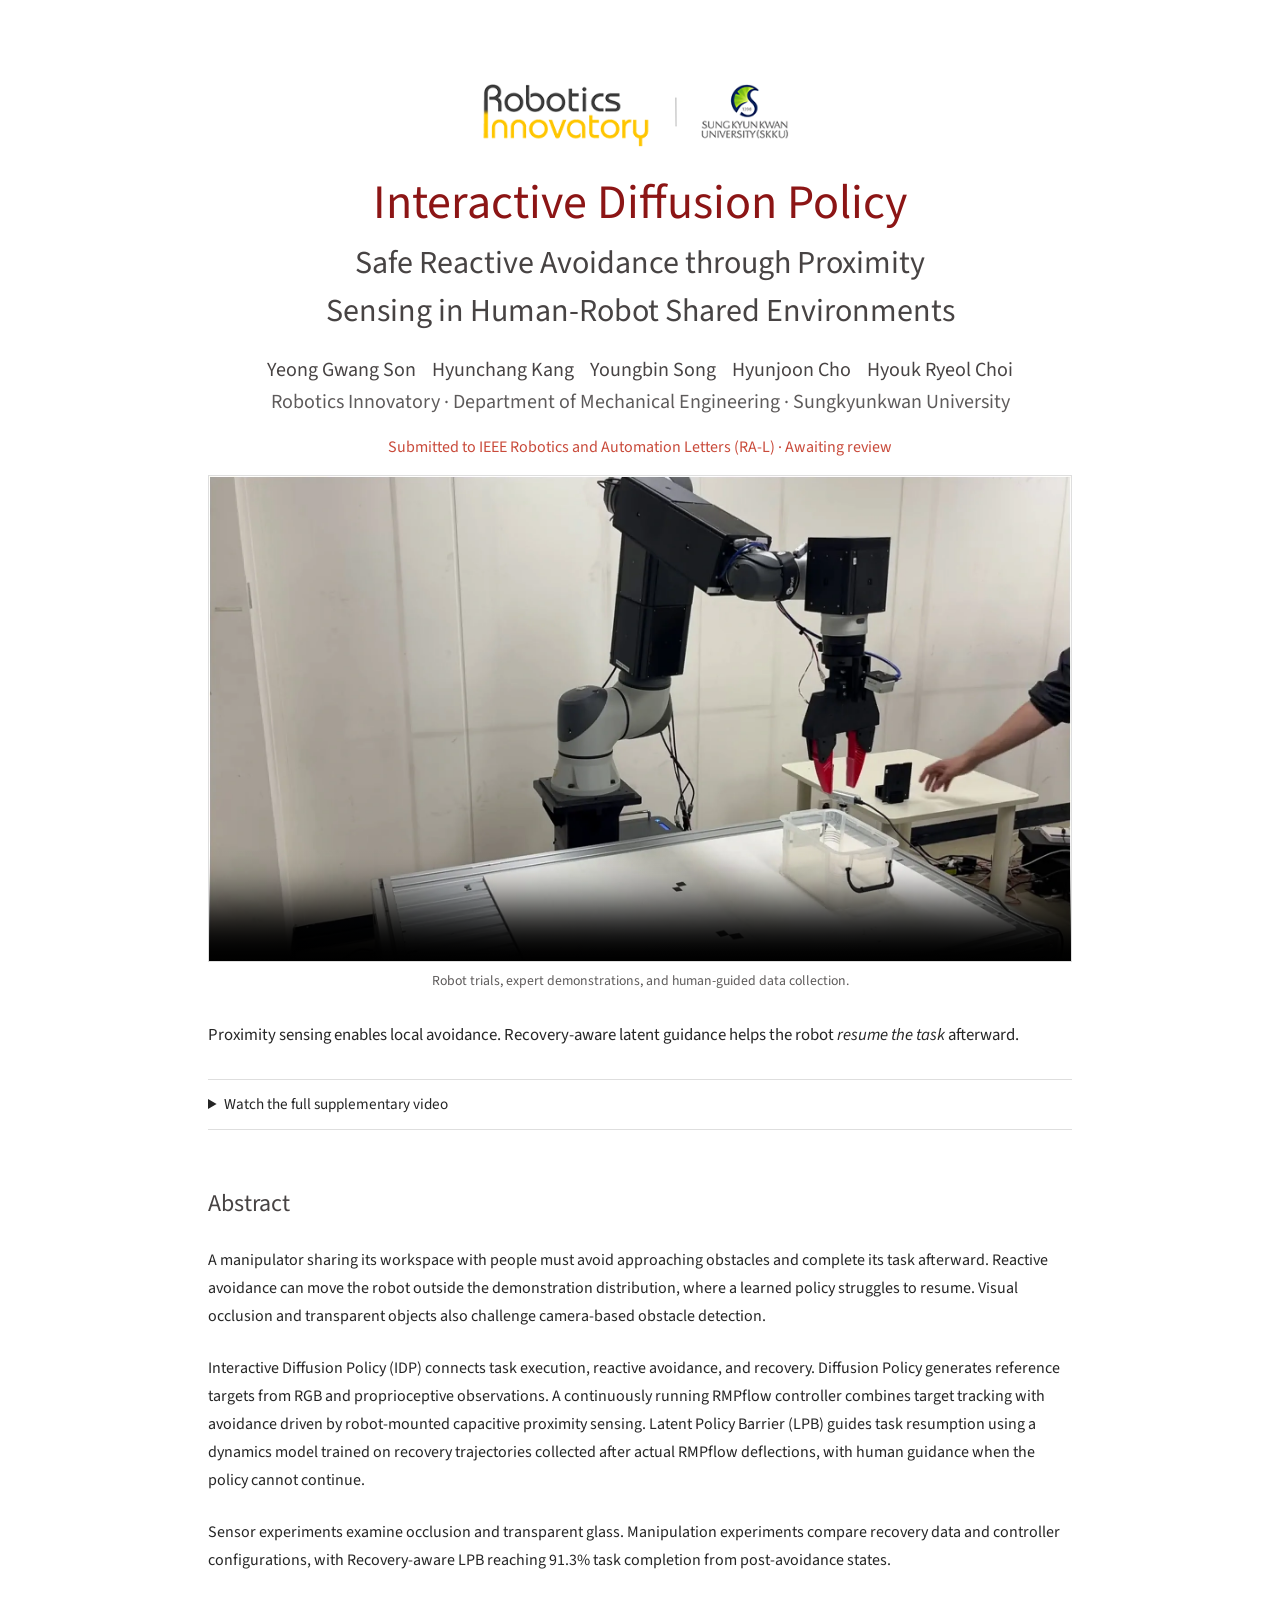
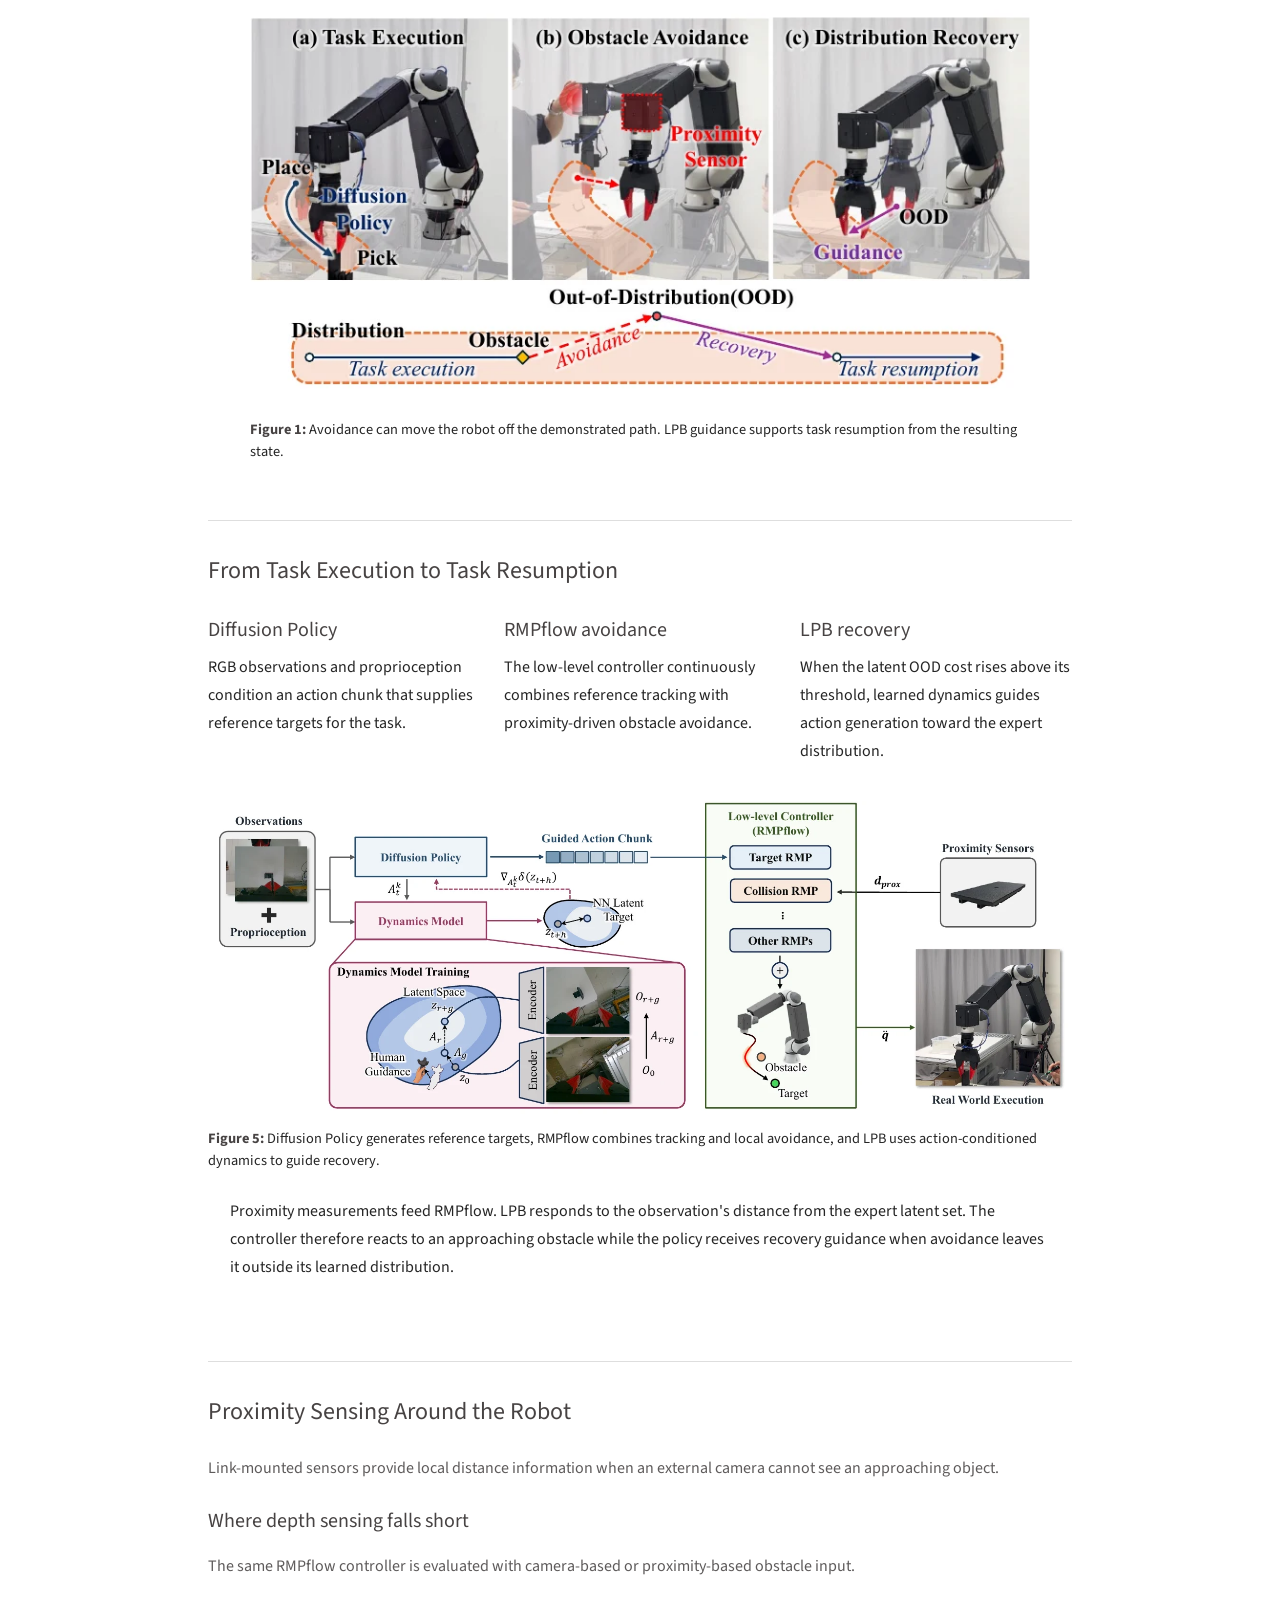
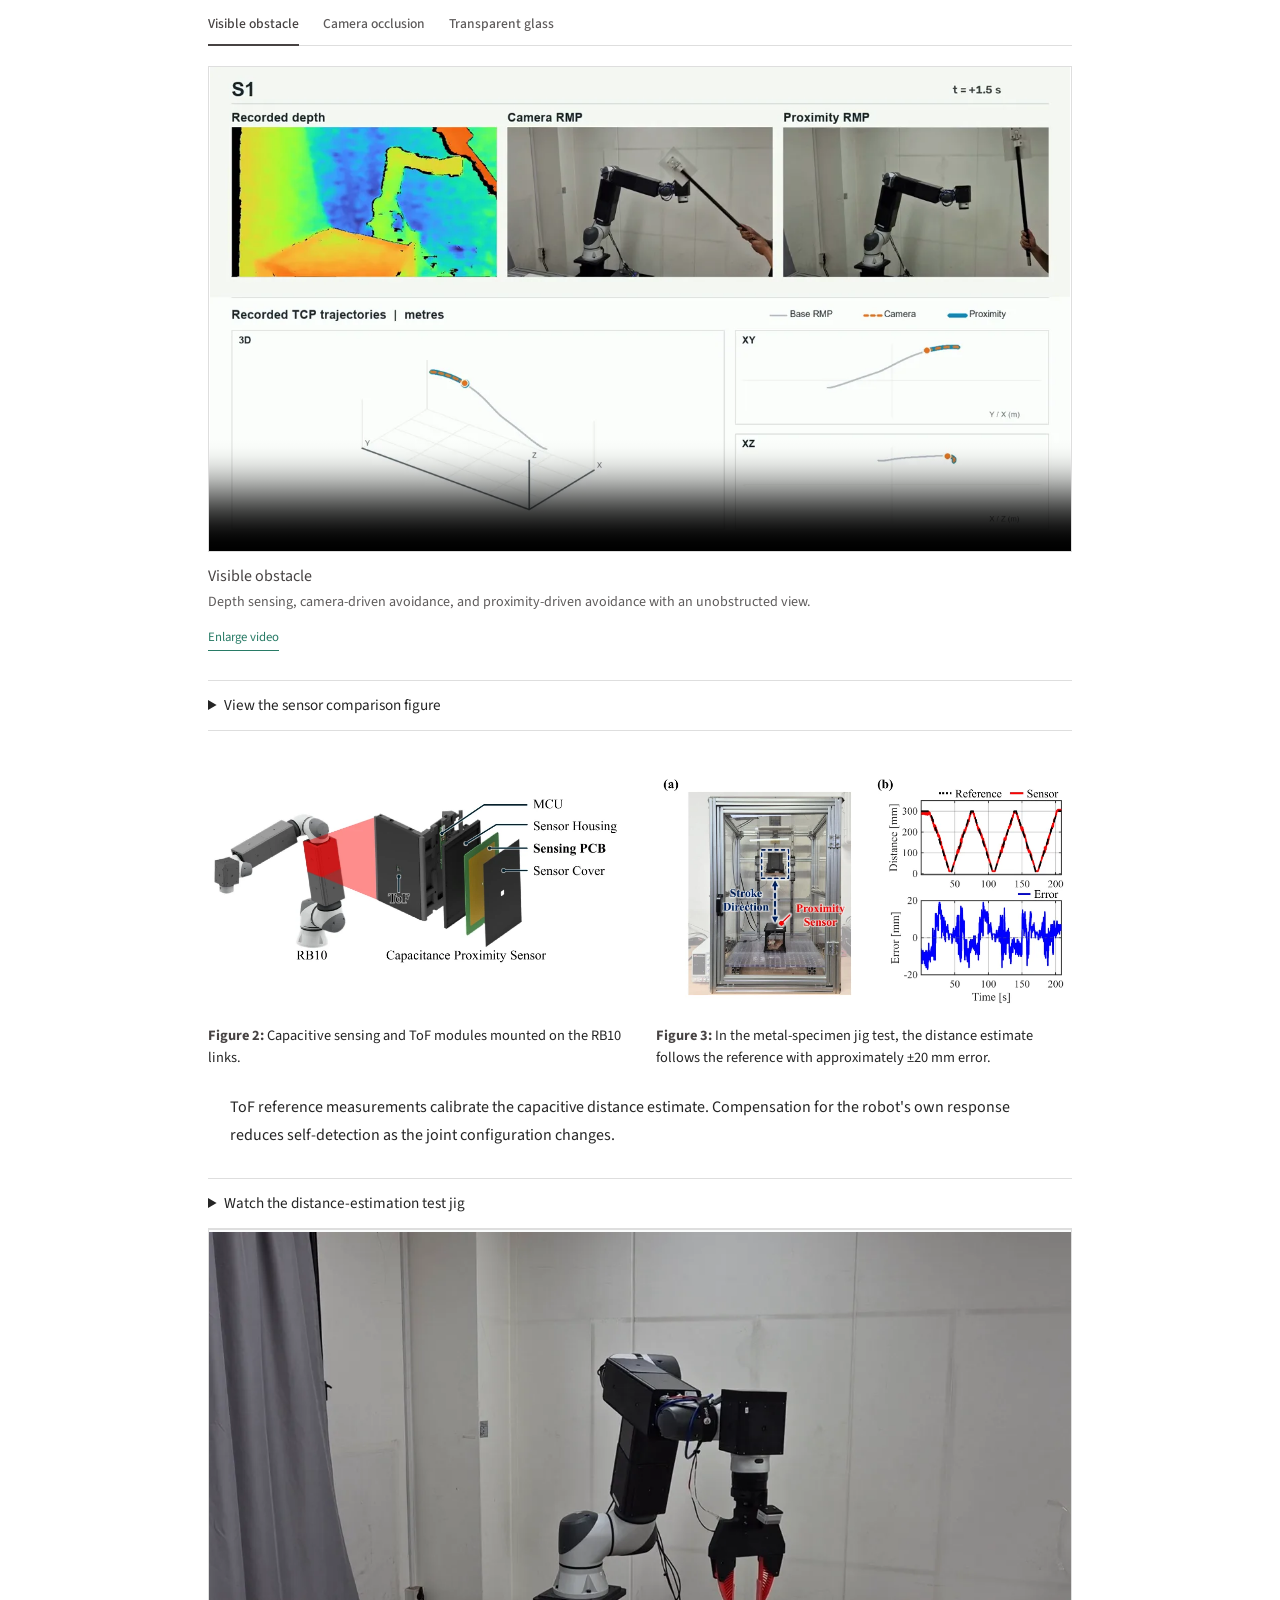
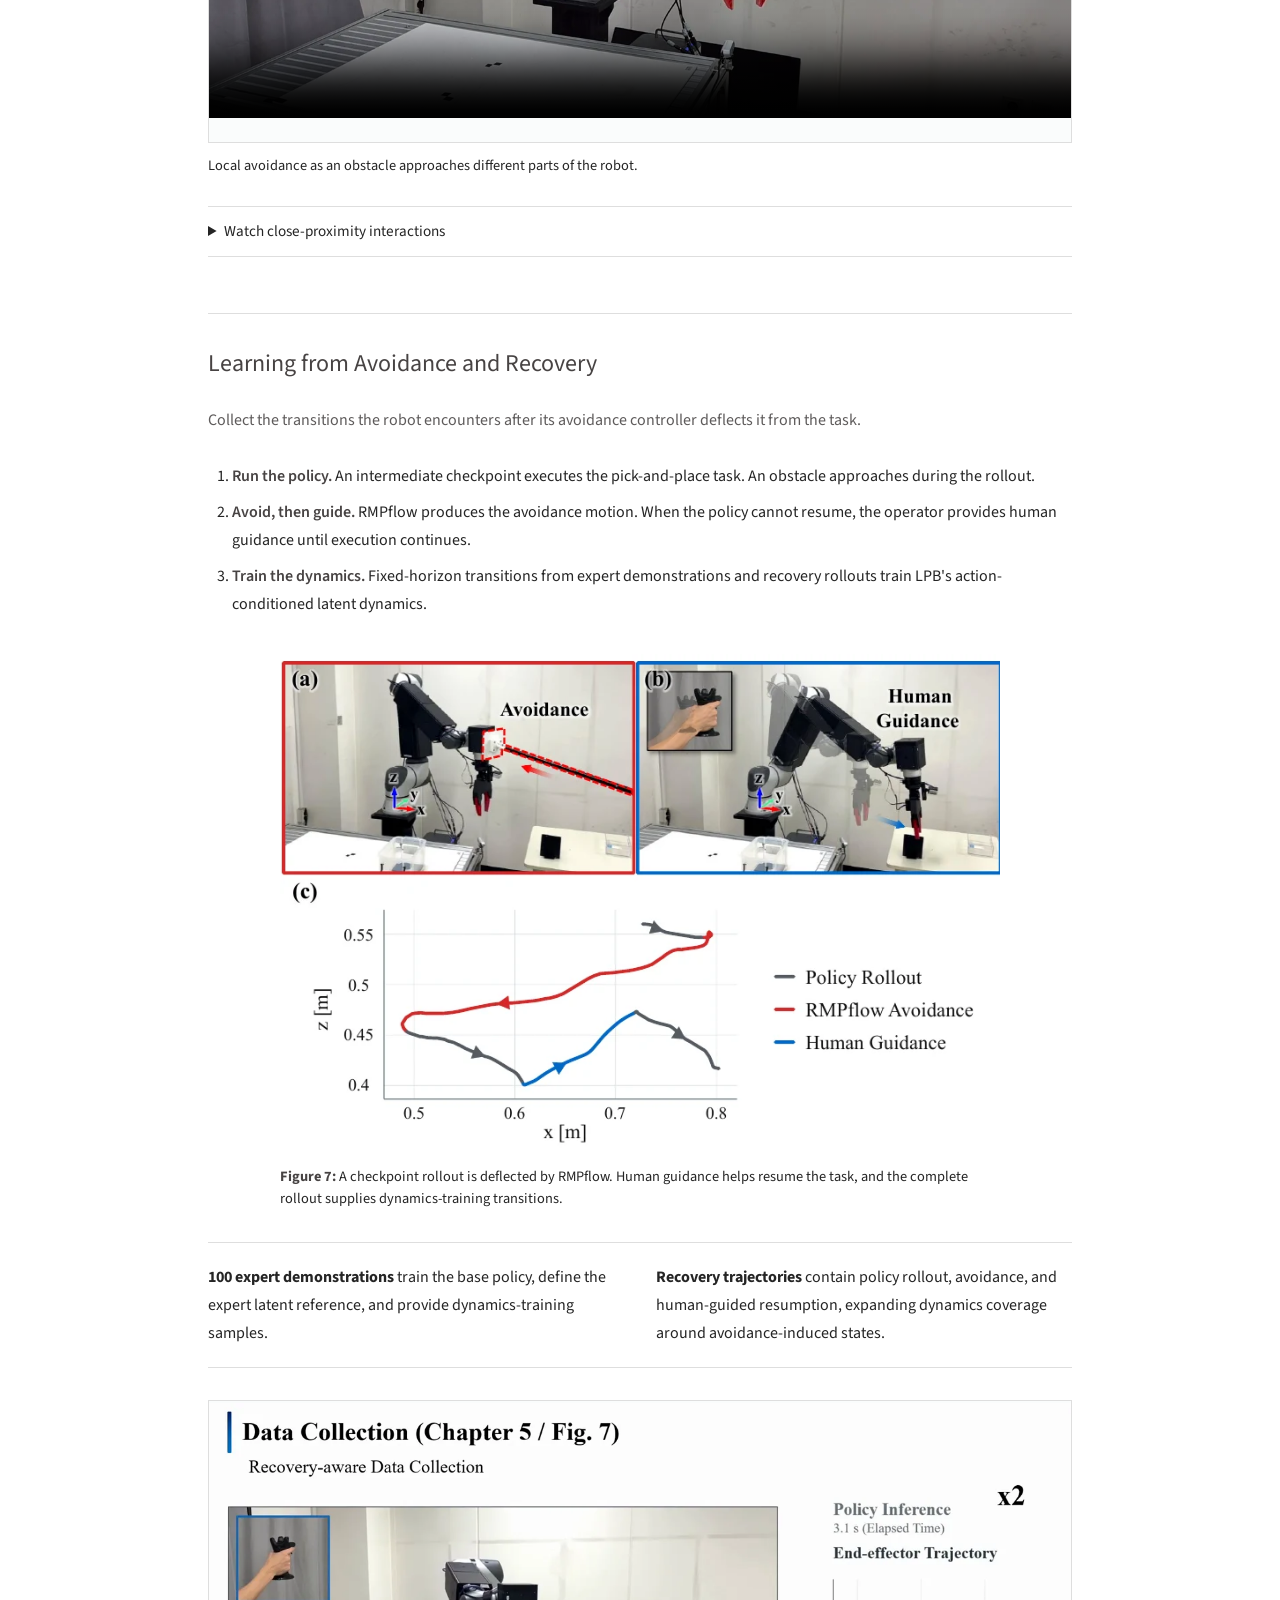
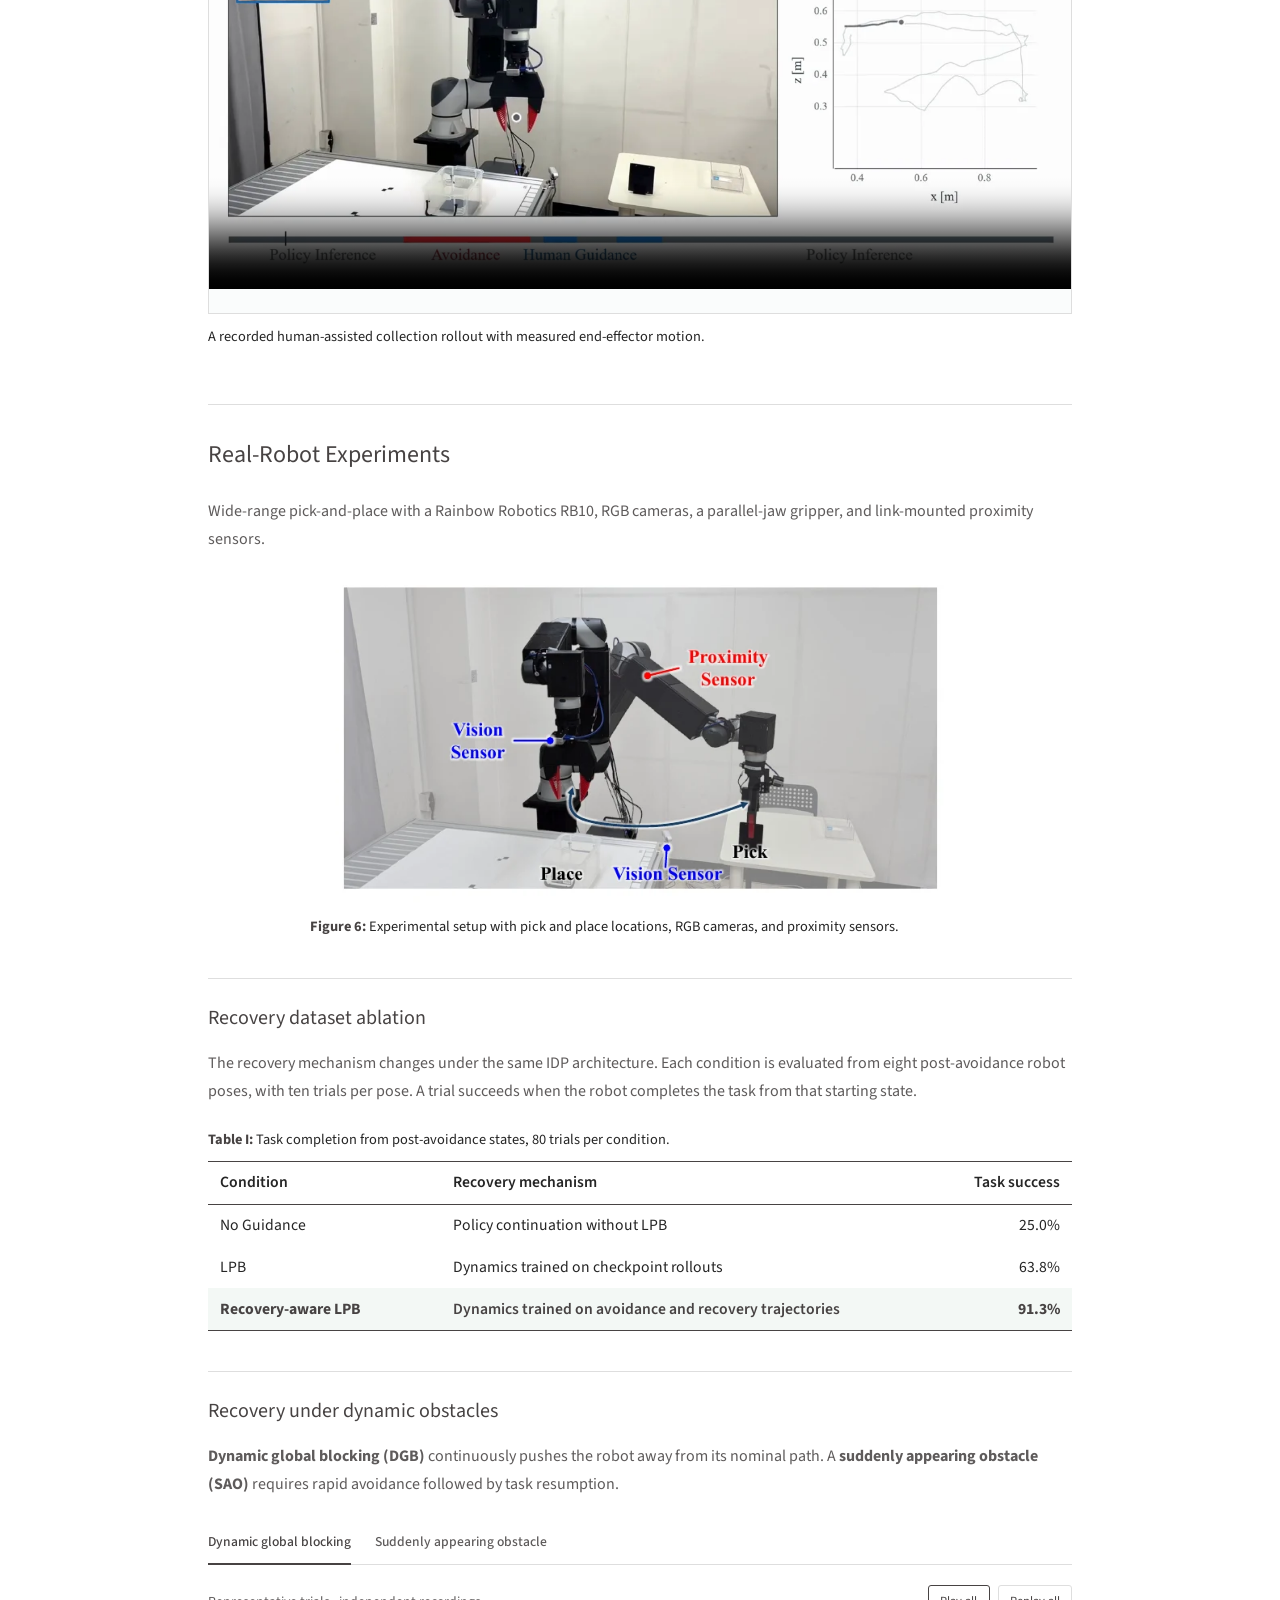
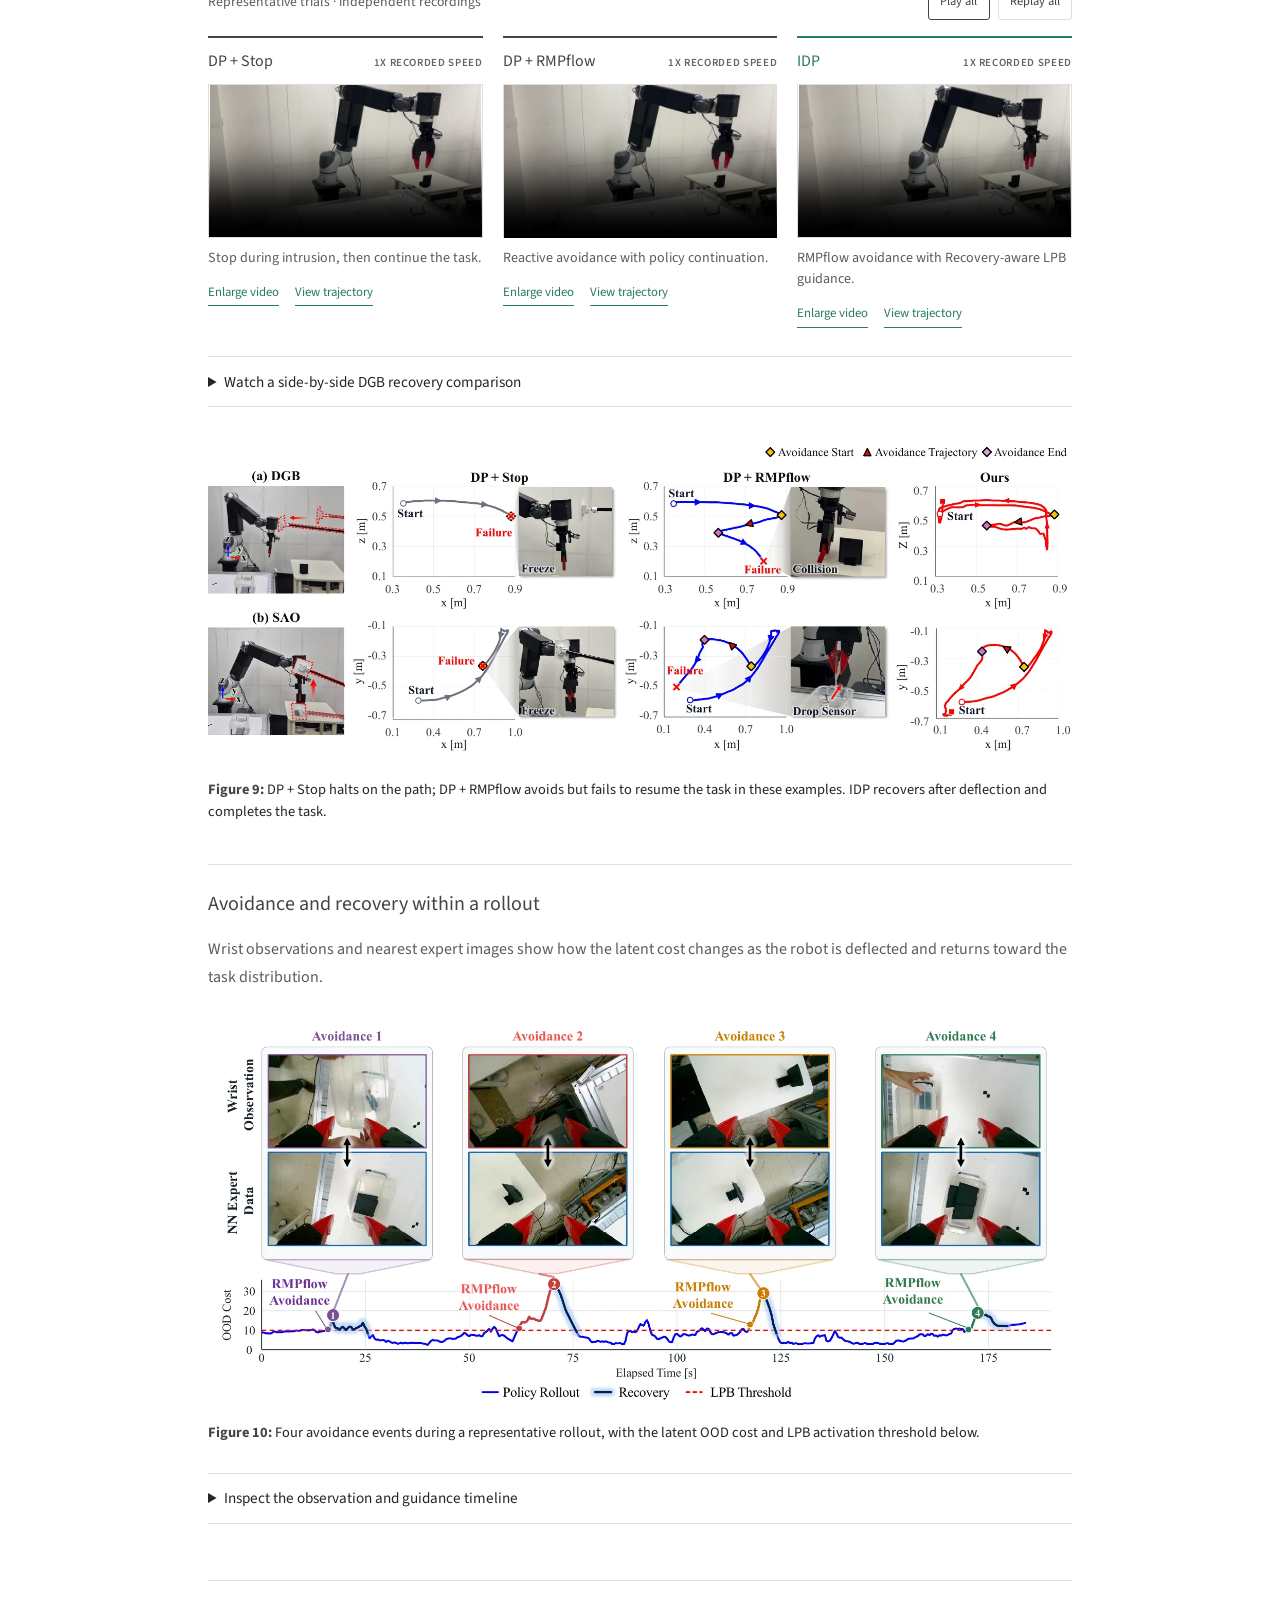
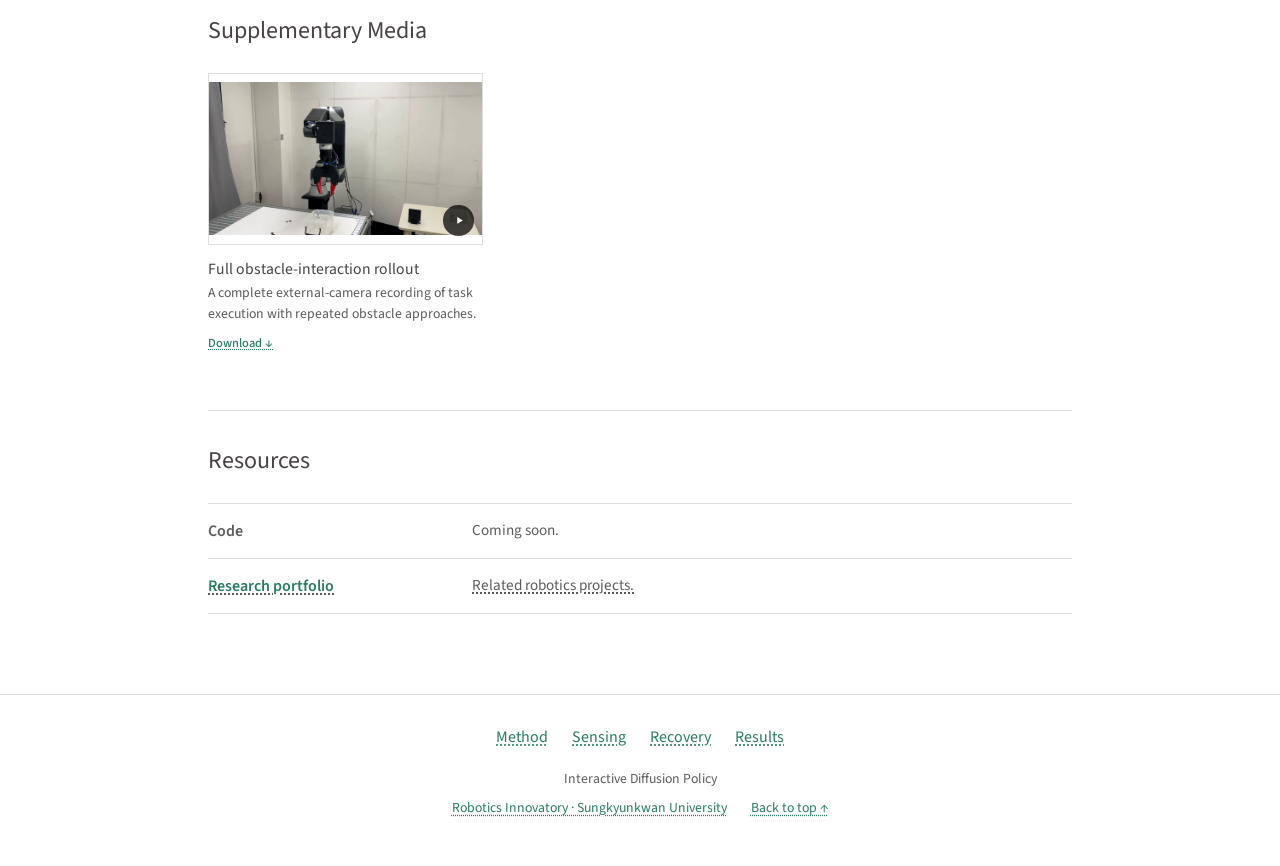
<file: public/index.html>
<!doctype html>
<html lang="en">
<head>
  <meta charset="UTF-8"><meta name="viewport" content="width=device-width, initial-scale=1">
  <meta name="description" content="Interactive Diffusion Policy combines robot-mounted proximity sensing, reactive RMPflow avoidance, and recovery-aware latent guidance for task resumption in human-robot shared workspaces.">
  <meta name="robots" content="noindex,nofollow">
  <meta name="author" content="Yeong Gwang Son">
  <meta name="author" content="Hyunchang Kang">
  <meta name="author" content="Youngbin Song">
  <meta name="author" content="Hyunjoon Cho">
  <meta name="author" content="Hyouk Ryeol Choi">
  <meta name="color-scheme" content="light"><meta name="theme-color" content="#ffffff">
  <title>Interactive Diffusion Policy: Safe Reactive Avoidance through Proximity Sensing in Human-Robot Shared Environments</title>
  <link rel="preconnect" href="https://fonts.googleapis.com"><link rel="preconnect" href="https://fonts.gstatic.com" crossorigin>
  <link href="https://fonts.googleapis.com/css2?family=Source+Sans+Pro:ital,wght@0,400;0,600;0,700;1,400&display=swap" rel="stylesheet">
  <link rel="icon" href="icon.svg" type="image/svg+xml"><link rel="stylesheet" href="style.css?v=ac0573535081">
  <script defer src="catalog.js?v=ff1dad03caf6"></script><script defer src="app.js?v=90be410a2053"></script>
</head>
<body>
<a class="skip" href="#main">Skip to content</a>
<main id="main">
<section class="hero-block"><div class="wrap">
  <a class="institution-lockup" href="https://mecha.skku.ac.kr/roboticsinnovatory/index.do" target="_blank" rel="noopener" aria-label="Robotics Innovatory at Sungkyunkwan University">
    <img src="skku-robotics-innovatory-logo.png" width="344" height="74" alt="Robotics Innovatory, Sungkyunkwan University">
  </a>
  <h1 class="publication-title">Interactive Diffusion Policy</h1>
  <h2 class="publication-subtitle">Safe Reactive Avoidance through Proximity Sensing in Human-Robot Shared Environments</h2>
  <ul class="publication-authors" aria-label="Authors">
    <li>Yeong Gwang Son</li>
    <li>Hyunchang Kang</li>
    <li>Youngbin Song</li>
    <li>Hyunjoon Cho</li>
    <li>Hyouk Ryeol Choi</li>
  </ul>
  <div class="publication-affiliation">Robotics Innovatory · Department of Mechanical Engineering · Sungkyunkwan University</div>
  <div class="publication-venue">Submitted to IEEE Robotics and Automation Letters (RA-L) · Awaiting review</div>
</div></section>

<section class="teaser" aria-label="Highlight video"><div class="wrap">
  <div class="media-frame hero-frame">
    <video id="hero-video" class="research-montage" data-hero="idp-research-montage" controls muted playsinline preload="metadata" aria-label="Research montage of robot trials, expert demonstrations, and human-guided data collection"></video>
    <span id="hero-speed" class="hero-speed" aria-hidden="true" hidden>1×</span>
  </div>
  <p class="teaser-note">Robot trials, expert demonstrations, and human-guided data collection.</p>
  <p class="tldr">Proximity sensing enables local avoidance. Recovery-aware latent guidance helps the robot <i>resume the task</i> afterward.</p>
  <details class="analysis-disclosure full-video">
    <summary>Watch the full supplementary video</summary>
    <div class="media-frame"><video id="full-video" controls muted playsinline preload="none" data-video="idp-project-video" aria-label="Full Interactive Diffusion Policy supplementary video"></video></div>
    <div class="video-chapters" role="group" aria-label="Full video chapters">
      <button class="video-action" type="button" data-hero-time="0">Proximity sensing</button>
      <button class="video-action" type="button" data-hero-time="44.055">Camera comparison</button>
      <button class="video-action" type="button" data-hero-time="82.104">Data collection</button>
      <button class="video-action" type="button" data-hero-time="109.296">Recovery comparison</button>
      <button class="video-action" type="button" data-hero-time="136.62">Full task</button>
    </div>
  </details>
</div></section>

<section class="section" id="abstract"><div class="wrap">
  <h2 class="title">Abstract</h2>
  <div class="abstract">
    <p>A manipulator sharing its workspace with people must avoid approaching obstacles and complete its task afterward. Reactive avoidance can move the robot outside the demonstration distribution, where a learned policy struggles to resume. Visual occlusion and transparent objects also challenge camera-based obstacle detection.</p>
    <p>Interactive Diffusion Policy (IDP) connects task execution, reactive avoidance, and recovery. Diffusion Policy generates reference targets from RGB and proprioceptive observations. A continuously running RMPflow controller combines target tracking with avoidance driven by robot-mounted capacitive proximity sensing. Latent Policy Barrier (LPB) guides task resumption using a dynamics model trained on recovery trajectories collected after actual RMPflow deflections, with human guidance when the policy cannot continue.</p>
    <p>Sensor experiments examine occlusion and transparent glass. Manipulation experiments compare recovery data and controller configurations, with Recovery-aware LPB reaching 91.3% task completion from post-avoidance states.</p>
  </div>
  <figure class="paper-figure overview-figure" data-feature="paper-overview">
    <button class="figure-open" type="button" aria-label="Enlarge execution, avoidance, and recovery overview"><img alt="Task execution, RMPflow avoidance, and LPB distribution recovery" loading="lazy"></button>
    <figcaption><strong>Figure 1:</strong> Avoidance can move the robot off the demonstrated path. LPB guidance supports task resumption from the resulting state.</figcaption>
  </figure>
</div></section>

<section class="section numbered" id="method"><div class="wrap">
  <h2 class="title">From Task Execution to Task Resumption</h2>
  <div class="pillars">
    <article class="pillar"><h3>Diffusion Policy</h3><p>RGB observations and proprioception condition an action chunk that supplies reference targets for the task.</p></article>
    <article class="pillar"><h3>RMPflow avoidance</h3><p>The low-level controller continuously combines reference tracking with proximity-driven obstacle avoidance.</p></article>
    <article class="pillar"><h3>LPB recovery</h3><p>When the latent OOD cost rises above its threshold, learned dynamics guides action generation toward the expert distribution.</p></article>
  </div>
  <figure class="paper-figure" data-feature="paper-framework">
    <button class="figure-open" type="button" aria-label="Enlarge integrated IDP architecture"><img alt="IDP architecture and recovery dynamics training" loading="lazy"></button>
    <figcaption><strong>Figure 5:</strong> Diffusion Policy generates reference targets, RMPflow combines tracking and local avoidance, and LPB uses action-conditioned dynamics to guide recovery.</figcaption>
  </figure>
  <p class="method-explanation">Proximity measurements feed RMPflow. LPB responds to the observation's distance from the expert latent set. The controller therefore reacts to an approaching obstacle while the policy receives recovery guidance when avoidance leaves it outside its learned distribution.</p>
</div></section>

<section class="section numbered" id="sensing"><div class="wrap">
  <h2 class="title">Proximity Sensing Around the Robot</h2>
  <p class="section-lead">Link-mounted sensors provide local distance information when an external camera cannot see an approaching object.</p>
  <div class="subsection sensor-scenarios">
    <h3 class="subhead">Where depth sensing falls short</h3>
    <p class="section-lead">The same RMPflow controller is evaluated with camera-based or proximity-based obstacle input.</p>
    <div id="sensing-comparisons"></div>
    <details class="analysis-disclosure"><summary>View the sensor comparison figure</summary>
      <figure class="paper-figure sensor-comparison" data-feature="paper-sensor-comparison">
        <button class="figure-open" type="button" aria-label="Enlarge depth camera versus proximity sensing comparison"><img alt="Avoidance with a visible obstacle, robot-induced camera occlusion, and transparent glass" loading="lazy"></button>
        <figcaption><strong>Figure 4:</strong> Both sensing inputs support avoidance with an unobstructed view. Proximity sensing also supports avoidance in the shown robot-occlusion and transparent-glass cases, where depth-camera control collides.</figcaption>
      </figure>
    </details>
  </div>
  <div class="figure-pair sensor-hardware">
    <figure class="paper-figure" data-feature="paper-sensor-module">
      <button class="figure-open" type="button" aria-label="Enlarge RB10 sensor module"><img alt="RB10 sensor placement and exploded capacitive and ToF module" loading="lazy"></button>
      <figcaption><strong>Figure 2:</strong> Capacitive sensing and ToF modules mounted on the RB10 links.</figcaption>
    </figure>
    <figure class="paper-figure" data-feature="paper-sensor-calibration">
      <button class="figure-open" type="button" aria-label="Enlarge distance estimation experiment"><img alt="Moving metal specimen, reference distance, sensor estimate, and error" loading="lazy"></button>
      <figcaption><strong>Figure 3:</strong> In the metal-specimen jig test, the distance estimate follows the reference with approximately ±20 mm error.</figcaption>
    </figure>
  </div>
  <p class="method-explanation">ToF reference measurements calibrate the capacitive distance estimate. Compensation for the robot's own response reduces self-detection as the joint configuration changes.</p>
  <details class="analysis-disclosure"><summary>Watch the distance-estimation test jig</summary>
    <div class="media-frame"><video controls muted playsinline preload="none" data-video="sensor-jig-motion" aria-label="Test jig motion with distance-response plot"></video></div>
    <p class="teaser-note">Jig motion and distance response · 8× playback.</p>
  </details>
  <figure class="collection-film sensor-response">
    <div class="media-frame"><video controls muted playsinline preload="none" data-video="sensor-reactive-avoidance" aria-label="Proximity-driven RB10 obstacle avoidance"></video></div>
    <figcaption>Local avoidance as an obstacle approaches different parts of the robot.</figcaption>
  </figure>
  <details class="analysis-disclosure"><summary>Watch close-proximity interactions</summary><div id="proximity-videos"></div></details>
</div></section>

<section class="section numbered" id="collection"><div class="wrap">
  <h2 class="title">Learning from Avoidance and Recovery</h2>
  <p class="section-lead">Collect the transitions the robot encounters after its avoidance controller deflects it from the task.</p>
  <ol class="steps">
    <li><h3>Run the policy</h3><p>An intermediate checkpoint executes the pick-and-place task. An obstacle approaches during the rollout.</p></li>
    <li><h3>Avoid, then guide</h3><p>RMPflow produces the avoidance motion. When the policy cannot resume, the operator provides human guidance until execution continues.</p></li>
    <li><h3>Train the dynamics</h3><p>Fixed-horizon transitions from expert demonstrations and recovery rollouts train LPB's action-conditioned latent dynamics.</p></li>
  </ol>
  <figure class="paper-figure collection-figure" data-feature="paper-collection">
    <button class="figure-open" type="button" aria-label="Enlarge recovery-aware collection example"><img alt="Policy rollout, RMPflow avoidance, human guidance, and TCP trajectory" loading="lazy"></button>
    <figcaption><strong>Figure 7:</strong> A checkpoint rollout is deflected by RMPflow. Human guidance helps resume the task, and the complete rollout supplies dynamics-training transitions.</figcaption>
  </figure>
  <div class="data-roles">
    <p><strong>100 expert demonstrations</strong> train the base policy, define the expert latent reference, and provide dynamics-training samples.</p>
    <p><strong>Recovery trajectories</strong> contain policy rollout, avoidance, and human-guided resumption, expanding dynamics coverage around avoidance-induced states.</p>
  </div>
  <figure class="collection-film">
    <div class="media-frame"><video controls playsinline preload="none" data-video="idp-recovery-collection" aria-label="Avoidance and human-guided collection rollout"></video></div>
    <figcaption>A recorded human-assisted collection rollout with measured end-effector motion.</figcaption>
  </figure>
</div></section>

<section class="section numbered" id="experiments"><div class="wrap">
  <h2 class="title">Real-Robot Experiments</h2>
  <p class="section-lead">Wide-range pick-and-place with a Rainbow Robotics RB10, RGB cameras, a parallel-jaw gripper, and link-mounted proximity sensors.</p>
  <figure class="paper-figure setup-figure" data-feature="paper-setup">
    <button class="figure-open" type="button" aria-label="Enlarge experimental setup"><img alt="RB10 pick-and-place workspace with vision cameras and proximity sensors" loading="lazy"></button>
    <figcaption><strong>Figure 6:</strong> Experimental setup with pick and place locations, RGB cameras, and proximity sensors.</figcaption>
  </figure>
  <div class="subsection">
    <h3 class="subhead">Recovery dataset ablation</h3>
    <p class="section-lead">The recovery mechanism changes under the same IDP architecture. Each condition is evaluated from eight post-avoidance robot poses, with ten trials per pose. A trial succeeds when the robot completes the task from that starting state.</p>
    <div class="results">
      <p id="table1-caption" class="table-caption"><strong>Table I:</strong> Task completion from post-avoidance states, 80 trials per condition.</p>
      <div class="table-scroll"><table aria-describedby="table1-caption">
        <caption class="sr-only">Task success for No Guidance, rollout-trained LPB, and Recovery-aware LPB</caption>
        <thead><tr><th scope="col">Condition</th><th scope="col">Recovery mechanism</th><th scope="col" class="num">Task success</th></tr></thead>
        <tbody>
          <tr><td>No Guidance</td><td>Policy continuation without LPB</td><td class="num">25.0%</td></tr>
          <tr><td>LPB</td><td>Dynamics trained on checkpoint rollouts</td><td class="num">63.8%</td></tr>
          <tr class="ours"><td><strong>Recovery-aware LPB</strong></td><td>Dynamics trained on avoidance and recovery trajectories</td><td class="num"><strong>91.3%</strong></td></tr>
        </tbody>
      </table></div>
    </div>
  </div>
  <div class="subsection trajectory-section">
    <h3 class="subhead">Recovery under dynamic obstacles</h3>
    <p class="section-lead"><strong>Dynamic global blocking (DGB)</strong> continuously pushes the robot away from its nominal path. A <strong>suddenly appearing obstacle (SAO)</strong> requires rapid avoidance followed by task resumption.</p>
    <div id="trajectory-videos"></div>
    <details class="analysis-disclosure"><summary>Watch a side-by-side DGB recovery comparison</summary>
      <div class="media-frame"><video controls muted playsinline preload="none" data-video="idp-dgb-comparison" aria-label="DP plus RMPflow and Recovery-aware LPB side-by-side example"></video></div>
    </details>
    <figure class="paper-figure" data-feature="paper-obstacle-paths">
      <button class="figure-open" type="button" aria-label="Enlarge dynamic-obstacle trajectory comparison"><img alt="DP plus Stop, DP plus RMPflow, and IDP under DGB and SAO" loading="lazy"></button>
      <figcaption><strong>Figure 9:</strong> DP + Stop halts on the path; DP + RMPflow avoids but fails to resume the task in these examples. IDP recovers after deflection and completes the task.</figcaption>
    </figure>
  </div>
  <div class="subsection">
    <h3 class="subhead">Avoidance and recovery within a rollout</h3>
    <p class="section-lead">Wrist observations and nearest expert images show how the latent cost changes as the robot is deflected and returns toward the task distribution.</p>
    <figure class="paper-figure" data-feature="paper-ood-events">
      <button class="figure-open" type="button" aria-label="Enlarge avoidance and latent cost timeline"><img alt="Four avoidance events, wrist observations, expert reference images, and OOD cost" loading="lazy"></button>
      <figcaption><strong>Figure 10:</strong> Four avoidance events during a representative rollout, with the latent OOD cost and LPB activation threshold below.</figcaption>
    </figure>
    <details class="analysis-disclosure"><summary>Inspect the observation and guidance timeline</summary><div id="featured-videos" class="video-grid single"></div></details>
  </div>
</div></section>

<section class="section" id="library"><div class="wrap">
  <h2 class="title">Supplementary Media</h2><div class="asset-grid" id="assets"></div>
</div></section>
<section class="section" id="resources"><div class="wrap">
  <h2 class="title">Resources</h2>
  <ul class="resource-list">
    <li><div class="resource-card resource-card--pending"><span class="resource-title">Code</span><span class="resource-desc">Coming soon.</span></div></li>
    <li><a class="resource-card" href="https://cheesss.github.io/" target="_blank" rel="noopener"><span class="resource-title">Research portfolio</span><span class="resource-desc">Related robotics projects.</span></a></li>
  </ul>
</div></section>
</main>
<footer class="footer"><div class="wrap footer-inner">
  <nav class="footer-nav" aria-label="Page sections">
    <a href="#method">Method</a><a href="#sensing">Sensing</a><a href="#collection">Recovery</a><a href="#experiments">Results</a>
  </nav>
  <p>Interactive Diffusion Policy</p>
  <p class="footer-links"><a href="https://mecha.skku.ac.kr/roboticsinnovatory/index.do" target="_blank" rel="noopener">Robotics Innovatory · Sungkyunkwan University</a><a href="#main">Back to top ↑</a></p>
</div></footer>
<dialog id="viewer"><div class="dialog-bar"><span id="dialog-title"></span><button id="close-viewer" type="button" aria-label="Close media viewer">Close ×</button></div><div id="dialog-media"></div><div class="dialog-caption"><p id="dialog-caption"></p><a id="dialog-download" class="button" download>Download ↓</a></div></dialog>
</body>
</html>
</file>
<file: public/style.css>
/* Interactive Diffusion Policy project page: research-project layout */
:root{
  --paper:#ffffff;
  --ink:#474343;
  --text:#252525;
  --muted:#5e5b5b;
  --faint:#666363;
  --rule:#dedede;
  --accent:#8c1515;
  --link:#287b66;
  --shade:#f6f6f4;
  --w:864px;
  --w-abstract:864px;
  --sans:'Source Sans Pro',Helvetica,Arial,sans-serif;
  --mono:ui-monospace,SFMono-Regular,Menlo,Monaco,Consolas,'Liberation Mono','Courier New',monospace;
  color-scheme:light;
}

/* Base */
*,*::before,*::after{box-sizing:border-box}
[hidden]{display:none!important}
html{scroll-behavior:smooth;scroll-padding-top:24px;-webkit-text-size-adjust:100%;background:var(--paper)}
body{margin:0;background:var(--paper);color:var(--text);font-family:var(--sans);font-size:16px;line-height:1.75;-webkit-font-smoothing:antialiased;text-rendering:optimizeLegibility}
h1,h2,h3,h4,p{margin-top:0}
h1,h2,h3,h4{color:var(--ink);font-weight:400}
a{color:var(--link);text-decoration:underline dotted;text-underline-offset:.18em}
a:hover{text-decoration-style:solid}
img,video{display:block;max-width:100%}
figure{margin:0}
button,input,select{font:inherit;color:inherit}
button{cursor:pointer}
button,a,input,select,summary{touch-action:manipulation}
:focus-visible{outline:2px solid var(--link);outline-offset:2px}
::selection{background:#dbeee8}
.sr-only,.skip:not(:focus){position:absolute;width:1px;height:1px;margin:-1px;padding:0;overflow:hidden;clip:rect(0,0,0,0);white-space:nowrap;border:0}
.skip:focus{position:fixed;left:12px;top:10px;z-index:60;padding:.5rem .8rem;border:1px solid var(--rule);background:#fff}

/* Layout and sections */
.wrap{width:min(var(--w),calc(100% - 48px));margin-inline:auto}
.section{padding:3.5rem 0 0}
.section>.wrap{padding-top:2rem;border-top:1px solid var(--rule)}
h2.title{margin:0 0 1.5rem;font-size:1.5rem;line-height:1.5;letter-spacing:normal}
.subsection{margin-top:2.5rem;padding-top:1.5rem;border-top:1px solid var(--rule)}
.trajectory-section{margin-inline:auto;width:100%}
.subhead{margin:0 0 1rem;font-size:1.25rem;line-height:1.5}
.section-lead{margin:0 0 1.5rem;color:var(--muted)}
.note{margin:1.25rem 0 0;padding:0 0 0 1rem;border-left:2px solid var(--rule);font-size:.88rem;font-style:italic;line-height:1.6;color:var(--muted)}

/* Title block */
.hero-block{padding:5.25rem 0 .5rem;text-align:center}
.institution-lockup{display:inline-flex;margin:0 auto 1.25rem;line-height:0}
.institution-lockup:hover{opacity:.85}
.institution-lockup img{width:min(320px,80vw);height:auto}
.publication-title{max-width:var(--w);margin:0 auto;font-size:clamp(2rem,3.75vw,3rem);font-weight:400;line-height:1.5;letter-spacing:normal;color:var(--accent);text-wrap:balance;overflow-wrap:break-word}
.publication-subtitle{max-width:var(--w);margin:0 auto 1.25rem;font-size:clamp(1.25rem,2.5vw,2rem);font-weight:400;line-height:1.5;letter-spacing:normal;text-wrap:balance;overflow-wrap:break-word}
.publication-authors{display:flex;flex-wrap:wrap;justify-content:center;gap:0 1rem;margin:0 auto .15rem;padding:0;list-style:none;font-size:1.25rem;line-height:1.5;color:var(--ink)}
.publication-authors li{white-space:nowrap}
.publication-affiliation{margin-bottom:.15rem;font-size:1.25rem;line-height:1.5;color:var(--muted)}
.publication-venue{margin-top:1rem;font-size:1rem;font-style:normal;color:#c94a3a}

/* Buttons */
.button{display:inline-flex;align-items:center;justify-content:center;gap:.45em;min-height:36px;padding:.4rem .9rem;border:1px solid var(--ink);border-radius:4px;background:#fff;color:var(--ink);font-family:var(--sans);font-size:.84rem;font-weight:500;line-height:1.2;white-space:nowrap;transition:background-color .15s ease,color .15s ease}
.button:hover{background:var(--ink);color:#fff;text-decoration:none}
.button.disabled{border:1px dashed #b9b9b9;color:#9a9a9a;cursor:not-allowed}
.button.disabled:hover{background:#fff;color:#9a9a9a}
.icon{display:inline-flex;align-items:center}
.icon svg{width:1em;height:1em}

/* Teaser */
.teaser{padding:.35rem 0 0}
.media-frame{border:1px solid var(--rule);background:#fff}
.media-frame video{width:100%;background:#fff}
.hero-frame{position:relative}
.hero-speed{position:absolute;top:.75rem;right:.75rem;padding:.15rem .45rem;border-radius:3px;background:rgba(20,20,20,.74);color:#fff;font-family:var(--sans);font-size:.8rem;line-height:1.3;pointer-events:none}
.teaser video.comparison-edit{aspect-ratio:16/7;object-fit:contain}
.teaser video.research-montage{aspect-ratio:16/9;object-fit:contain;background:#fafcfc}
.teaser-note{margin:.6rem 0 0;font-size:.86rem;line-height:1.55;text-align:center;color:var(--muted)}
.teaser-note strong{color:var(--ink)}
.video-chapters{display:flex;justify-content:center;flex-wrap:wrap;gap:.4rem 1rem;margin:.8rem 0}
.video-chapters .video-action{font-size:.76rem}
.tldr{max-width:var(--w);margin:1.75rem auto 0;font-size:1.05rem;line-height:1.75;text-align:left;color:var(--text)}
.tldr-label{font-weight:700}

/* Abstract */
#abstract h2.title,#abstract .abstract{max-width:var(--w-abstract);margin-left:auto;margin-right:auto}
#abstract .note{max-width:var(--w-abstract);margin:1.25rem auto 0}
#abstract>.wrap{border-top:0;padding-top:0}
#abstract h2.title{font-size:1.5rem;letter-spacing:normal;text-align:left}
.abstract{text-align:left}
.abstract p{margin-bottom:1.5rem}
.abstract p:last-child{margin-bottom:0}

/* Method */
.pillars{display:grid;grid-template-columns:repeat(3,minmax(0,1fr));gap:1.5rem}
.pillar{padding:0}
.pillar h3{margin:0 0 .35rem;font-size:1.25rem}
.pillar p{margin:0;font-size:1rem;line-height:1.75}

/* Figures */
.paper-figure{margin:2rem 0 0}
.paper-figure.compact{max-width:820px;margin-inline:auto}
.figure-open{display:block;width:100%;padding:0;border:0;background:#fff;cursor:zoom-in}
.paper-figure img{width:100%;height:auto}
.paper-figure figcaption,.collection-film figcaption{margin:.75rem 0 0;font-size:.9rem;line-height:1.55;color:var(--text)}
.paper-figure figcaption strong{font-weight:700;color:var(--ink)}
.method-detail{margin:1.75rem 0 0;border-top:1px solid var(--rule);border-bottom:1px solid var(--rule)}
.method-detail summary{padding:.65rem 0;font-size:.95rem;color:var(--ink);cursor:pointer}
.method-detail[open] summary{border-bottom:1px solid var(--rule)}
.method-detail .paper-figure{margin:1rem 0}

/* Videos */
.video-grid{display:grid;gap:1.5rem 1.25rem}
.video-grid.three{grid-template-columns:repeat(3,minmax(0,1fr))}
.video-grid.two{grid-template-columns:repeat(2,minmax(0,1fr))}
.comparison-bar{display:flex;align-items:center;justify-content:space-between;gap:.8rem 1.5rem;flex-wrap:wrap;margin:0 0 1rem}
.comparison-note{margin:0;font-size:.86rem;color:var(--muted)}
.comparison-controls{display:flex;gap:.5rem}
.comparison-button{min-height:34px;padding:.35rem .7rem;border:1px solid var(--rule);border-radius:3px;background:#fff;color:var(--ink);font-family:var(--sans);font-size:.78rem}
.comparison-button:hover{border-color:var(--ink)}
.comparison-button--primary{border-color:var(--ink)}
.robot-card{min-width:0}
.robot-card .card-heading{display:flex;align-items:baseline;justify-content:space-between;gap:.5rem;padding:.55rem 0;border-top:2px solid var(--ink)}
.robot-card--ours .card-heading{border-top-color:var(--link)}
.robot-card--ours .card-heading h3{color:var(--link)}
.robot-card .card-heading h3{margin:0;font-size:1rem}
.robot-card .card-heading .video-label{margin:0;font-size:.68rem;white-space:nowrap}
.video-card video{width:100%;aspect-ratio:16/9;object-fit:contain;border:1px solid var(--rule);background:#fff}
.video-grid.single .video-card video{aspect-ratio:8/5}
.video-actions{display:flex;flex-wrap:wrap;gap:.4rem 1rem;margin-top:.7rem}
.video-action{padding:.2rem 0;border:0;border-bottom:1px solid currentColor;background:transparent;color:var(--link);font-family:var(--sans);font-size:.8rem;line-height:1.5}
.video-action:hover{color:var(--ink)}
.analysis-disclosure{margin-top:1.8rem;padding:.7rem 0;border-top:1px solid var(--rule);border-bottom:1px solid var(--rule)}
.analysis-disclosure summary{cursor:pointer;font-size:.95rem}
.analysis-disclosure[open] summary{margin-bottom:1.5rem}
.diagnostic-grid{grid-template-columns:minmax(0,1fr);max-width:760px;margin-inline:auto;gap:2.2rem}
.diagnostic-card video{aspect-ratio:auto;height:auto;object-fit:contain;background:#fff}
.card-body{padding:.6rem 0 0}
.video-label{display:block;margin-bottom:.15rem;font-family:var(--sans);font-size:.72rem;font-weight:600;letter-spacing:.06em;text-transform:uppercase;color:var(--faint)}
.video-card h3{margin:0 0 .15rem;font-size:1rem}
.video-card p{margin:0;font-size:.88rem;line-height:1.5;color:var(--muted)}
.segmented{display:flex;gap:1.5rem;margin:0 0 1.25rem;border-bottom:1px solid var(--rule)}
.segment{margin-bottom:-1px;padding:.5rem 0 .55rem;border:0;border-bottom:2px solid transparent;background:none;font-family:var(--sans);font-size:.85rem;font-weight:500;color:var(--muted)}
.segment:hover{color:var(--ink)}
.segment[aria-selected="true"]{border-bottom-color:var(--ink);color:var(--ink)}

/* Results table (booktabs) */
.results{max-width:900px;margin:0 auto}
.table-caption{margin:0 0 .6rem;font-size:.9rem;line-height:1.55;color:var(--text)}
.table-caption strong{font-weight:700;color:var(--ink)}
.table-scroll{overflow-x:auto}
table{width:100%;table-layout:fixed;border-collapse:collapse;font-size:.98rem;font-variant-numeric:lining-nums tabular-nums;border-top:1.5px solid var(--ink);border-bottom:1.5px solid var(--ink)}
th,td{padding:.45rem .75rem;text-align:left;white-space:normal;overflow-wrap:break-word}
th:first-child,td:first-child{width:27%}
th:nth-child(2),td:nth-child(2){width:50%}
th:last-child,td:last-child{width:23%}
thead th{font-weight:600;border-bottom:1px solid var(--ink)}
.num{text-align:right}
.method-id{display:inline-block;min-width:2rem;color:var(--muted)}
tr.ours td{font-weight:600;color:var(--ink);background-color:#f3f8f5}
tr.ours .method-id{color:var(--ink)}

/* Recovery data collection */
.collection-film video{aspect-ratio:32/19;object-fit:contain}
.steps{margin:1.25rem 0 0;padding-left:1.5rem;list-style:decimal}
.steps li{padding:.25rem 0}
.steps h3{display:inline;margin:0;font-size:1rem;font-weight:600}
.steps h3::after{content:'. '}
.steps p{display:inline;margin:0;font-size:1rem;line-height:1.75}

/* Supplementary media */
.asset-grid{display:grid;grid-template-columns:repeat(auto-fill,minmax(250px,1fr));gap:1.75rem 1.25rem}
.asset-card{display:flex;flex-direction:column}
.asset-cover{position:relative;display:flex;align-items:center;justify-content:center;width:100%;aspect-ratio:16/10;min-height:0;padding:0;border:1px solid var(--rule);background:#fff;cursor:zoom-in;overflow:hidden}
.asset-cover img{position:absolute;inset:0;width:100%;height:100%;object-fit:contain}
.asset-cover .filetype{font-family:var(--mono);font-size:1.4rem;color:var(--faint)}
.play-mark{position:absolute;right:.5rem;bottom:.5rem;display:grid;place-items:center;width:1.9rem;height:1.9rem;border-radius:50%;background:rgba(0,0,0,.72);color:#fff}
.play-mark svg{width:.8rem;height:.8rem;margin-left:2px}
.asset-info{display:flex;flex:1;flex-direction:column;padding:.6rem 0 0}
.asset-meta{font-family:var(--sans);font-size:.72rem;font-weight:600;letter-spacing:.05em;text-transform:uppercase;color:var(--faint)}
.chip{display:inline}
.asset-meta .chip+.chip::before{content:" · "}
.asset-info h3{margin:.3rem 0 .2rem;font-size:.98rem;line-height:1.35;overflow-wrap:anywhere}
.asset-info p{margin:0 0 .5rem;font-size:.86rem;line-height:1.5;color:var(--muted)}
.asset-info a{align-self:flex-start;margin-top:auto;font-family:var(--sans);font-size:.78rem;font-weight:500}

/* Video controls clearance for baked-in diagnostics & legends */
.collection-film .media-frame video,
.video-card.trajectory-card video,
#featured-videos video{padding-bottom:24px;background:#fafcfc}

/* Resources */
.resource-list{margin:0;padding:0;list-style:none;border-top:1px solid var(--rule)}
.resource-list li{border-bottom:1px solid var(--rule)}
.resource-card{display:grid;grid-template-columns:minmax(0,15rem) minmax(0,1fr);gap:1.5rem;padding:.8rem 0;color:var(--text)}
.resource-card:hover{text-decoration:none}
a.resource-card:hover .resource-title{text-decoration:underline}
.resource-card--pending .resource-title{color:var(--muted)}
.resource-title{font-weight:600;color:var(--link)}
.resource-desc{font-size:.95rem;color:var(--muted)}

/* BibTeX */
.citation-header{display:flex;align-items:center;justify-content:space-between;gap:1rem;margin-bottom:.75rem}
.citation-header .title{margin:0}
.copy-btn{font-size:.82rem;min-height:34px;padding:.35rem .8rem}
.bibtex-note{margin:0 0 1rem;font-size:.95rem;color:var(--muted)}
.bibtex{margin:0;padding:1rem 1.2rem;overflow-x:auto;border:1px solid var(--rule);border-radius:4px;background:var(--shade)}
.bibtex code{font-family:var(--mono);font-size:.82rem;line-height:1.7;color:#222;white-space:pre}

/* Footer */
.footer{margin-top:5rem;border-top:1px solid var(--rule)}
.footer-inner{padding:1.75rem 0 2.5rem;font-size:.86rem;text-align:center;color:var(--muted)}
.footer-nav{display:flex;flex-wrap:wrap;justify-content:center;gap:.25rem 1.5rem;margin-bottom:1rem;font-size:1rem}
.footer p{margin:0 0 .35rem}
.footer-links{display:flex;flex-wrap:wrap;justify-content:center;gap:.25rem 1.5rem}

/* Media viewer dialog */
dialog{width:min(1180px,94vw);max-height:92vh;padding:0;overflow:auto;border:1px solid var(--rule);border-radius:6px;background:#fff;color:var(--text);box-shadow:0 20px 60px rgba(0,0,0,.3)}
dialog::backdrop{background:rgba(20,20,20,.72)}
.dialog-bar{position:sticky;top:0;z-index:1;display:flex;align-items:center;justify-content:space-between;gap:1rem;padding:.65rem 1rem;border-bottom:1px solid var(--rule);background:#fff}
.dialog-bar span{font-size:.95rem;font-weight:600;color:var(--ink);overflow-wrap:anywhere}
.dialog-bar button{flex:none;padding:.3rem .7rem;border:1px solid var(--rule);border-radius:4px;background:#fff;font-family:var(--sans);font-size:.8rem}
.dialog-bar button:hover{border-color:var(--ink)}
#dialog-media{border-bottom:1px solid var(--rule);background:#fff}
#dialog-media img,#dialog-media video{width:100%;max-height:68vh;object-fit:contain}
#dialog-media iframe{width:100%;height:65vh;border:0}
.dialog-placeholder{margin:0;padding:2rem}
.dialog-caption{padding:1rem 1.25rem 1.2rem}
.dialog-caption p{margin:0 0 .45rem;font-size:.92rem;line-height:1.55}
#dialog-status{font-family:var(--sans);font-size:.74rem;color:var(--muted)}
#dialog-download{margin-top:.4rem}

/* Responsive */
.overview-figure{max-width:780px;margin-inline:auto!important}
.sensor-scenarios{margin-top:0;padding-top:0;border-top:0}
.sensor-hardware{margin-top:2.5rem}
.figure-pair{display:grid;grid-template-columns:repeat(2,minmax(0,1fr));gap:2rem;align-items:start}
.figure-pair .paper-figure{margin-top:0}
.figure-pair .figure-open{aspect-ratio:1.72;display:flex;align-items:center;justify-content:center}
.figure-pair .figure-open img{width:100%;height:100%;object-fit:contain}
.sensor-comparison{max-width:800px;margin-inline:auto!important}
.setup-figure{max-width:660px;margin-inline:auto!important}
.collection-figure{max-width:720px;margin-inline:auto!important}
.method-explanation{max-width:820px;margin:1.5rem auto;color:var(--text)}
.data-roles{display:grid;grid-template-columns:repeat(2,minmax(0,1fr));gap:2rem;margin:2rem 0;padding:1.25rem 0;border-top:1px solid var(--rule);border-bottom:1px solid var(--rule)}
.data-roles p{margin:0;font-size:1rem}
@media (max-width:1024px){
  .video-grid.three{grid-template-columns:repeat(2,minmax(0,1fr))}
}
@media (max-width:760px){
  .wrap,#abstract .wrap{width:calc(100% - 32px)}
  .section{padding-top:3rem}
  .section>.wrap{padding-top:1.5rem}
  .subsection{margin-top:2.25rem;padding-top:1.25rem}
  .sensor-scenarios{margin-top:0;padding-top:0}
  .sensor-hardware{margin-top:1.5rem}
  .trajectory-section{margin-inline:auto;width:100%}
  .hero-block{padding:3.5rem 0 .5rem}
  .publication-title{font-size:clamp(2rem,6vw,3rem);line-height:1.3}
  .publication-subtitle{font-size:clamp(1.25rem,4.4vw,2rem);line-height:1.4;margin-top:.5rem}
  .publication-authors,.publication-affiliation{font-size:1.05rem}
  .publication-venue{font-size:.95rem}
  .tldr{font-size:1rem}
  .abstract{text-align:left}
  .figure-pair,.data-roles{grid-template-columns:1fr;gap:1rem}
  .figure-pair .figure-open{aspect-ratio:auto}
  .figure-pair .figure-open img{height:auto}
  .data-roles{margin:1.5rem 0}
  .pillars{grid-template-columns:1fr;gap:1.25rem}
  .video-grid.three,.video-grid.two{grid-template-columns:1fr}
  .segmented{gap:1rem}
  .segment{font-size:.8rem}
  table{font-size:.82rem;line-height:1.35}
  th,td{padding:.45rem .35rem}
  td.num{white-space:nowrap}
  .resource-card{grid-template-columns:1fr;gap:.15rem}
}
@media (max-width:420px){
  .results th:first-child,.results td:first-child{width:31%}
  .results th:nth-child(2),.results td:nth-child(2){width:45%}
  .results th:last-child,.results td:last-child{width:24%}
  .asset-grid{grid-template-columns:1fr}
}
@media (prefers-reduced-motion:reduce){
  html{scroll-behavior:auto}
  *,*::before,*::after{animation:none!important;transition:none!important}
}
</file>
